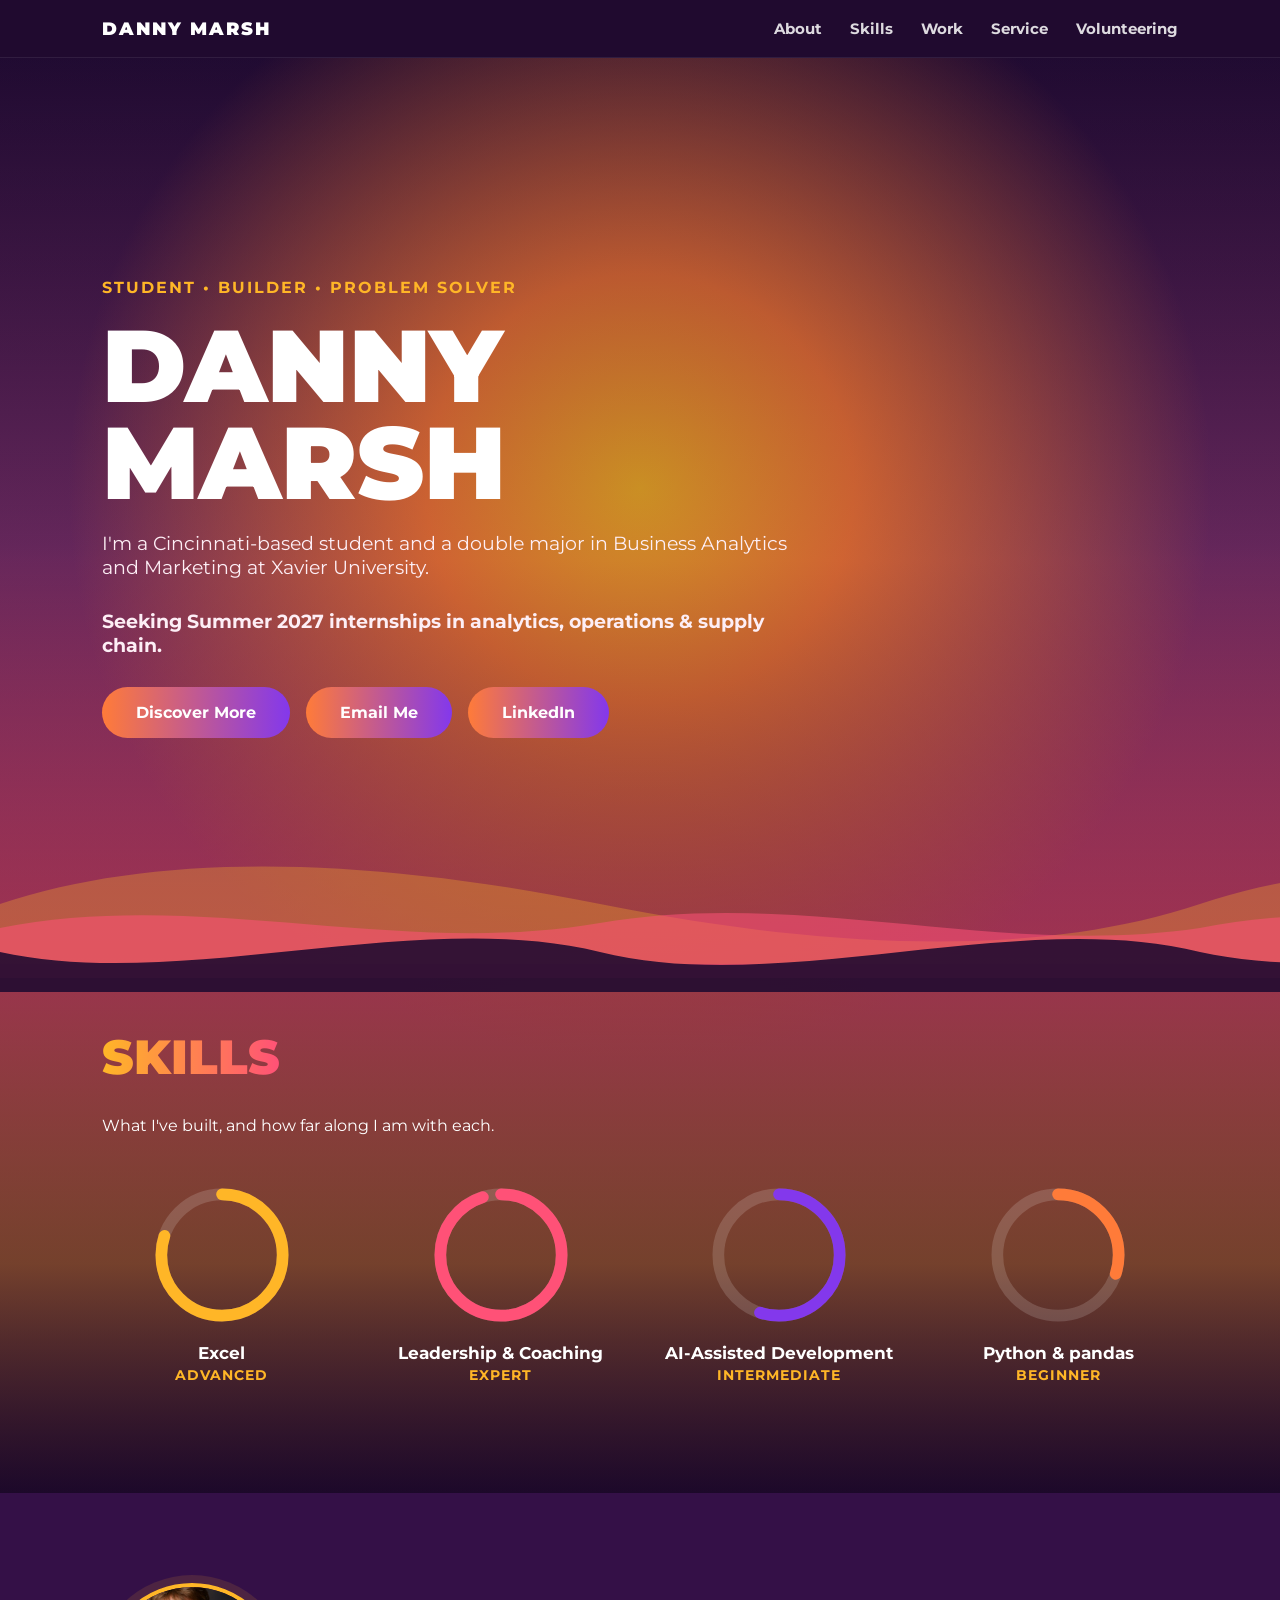
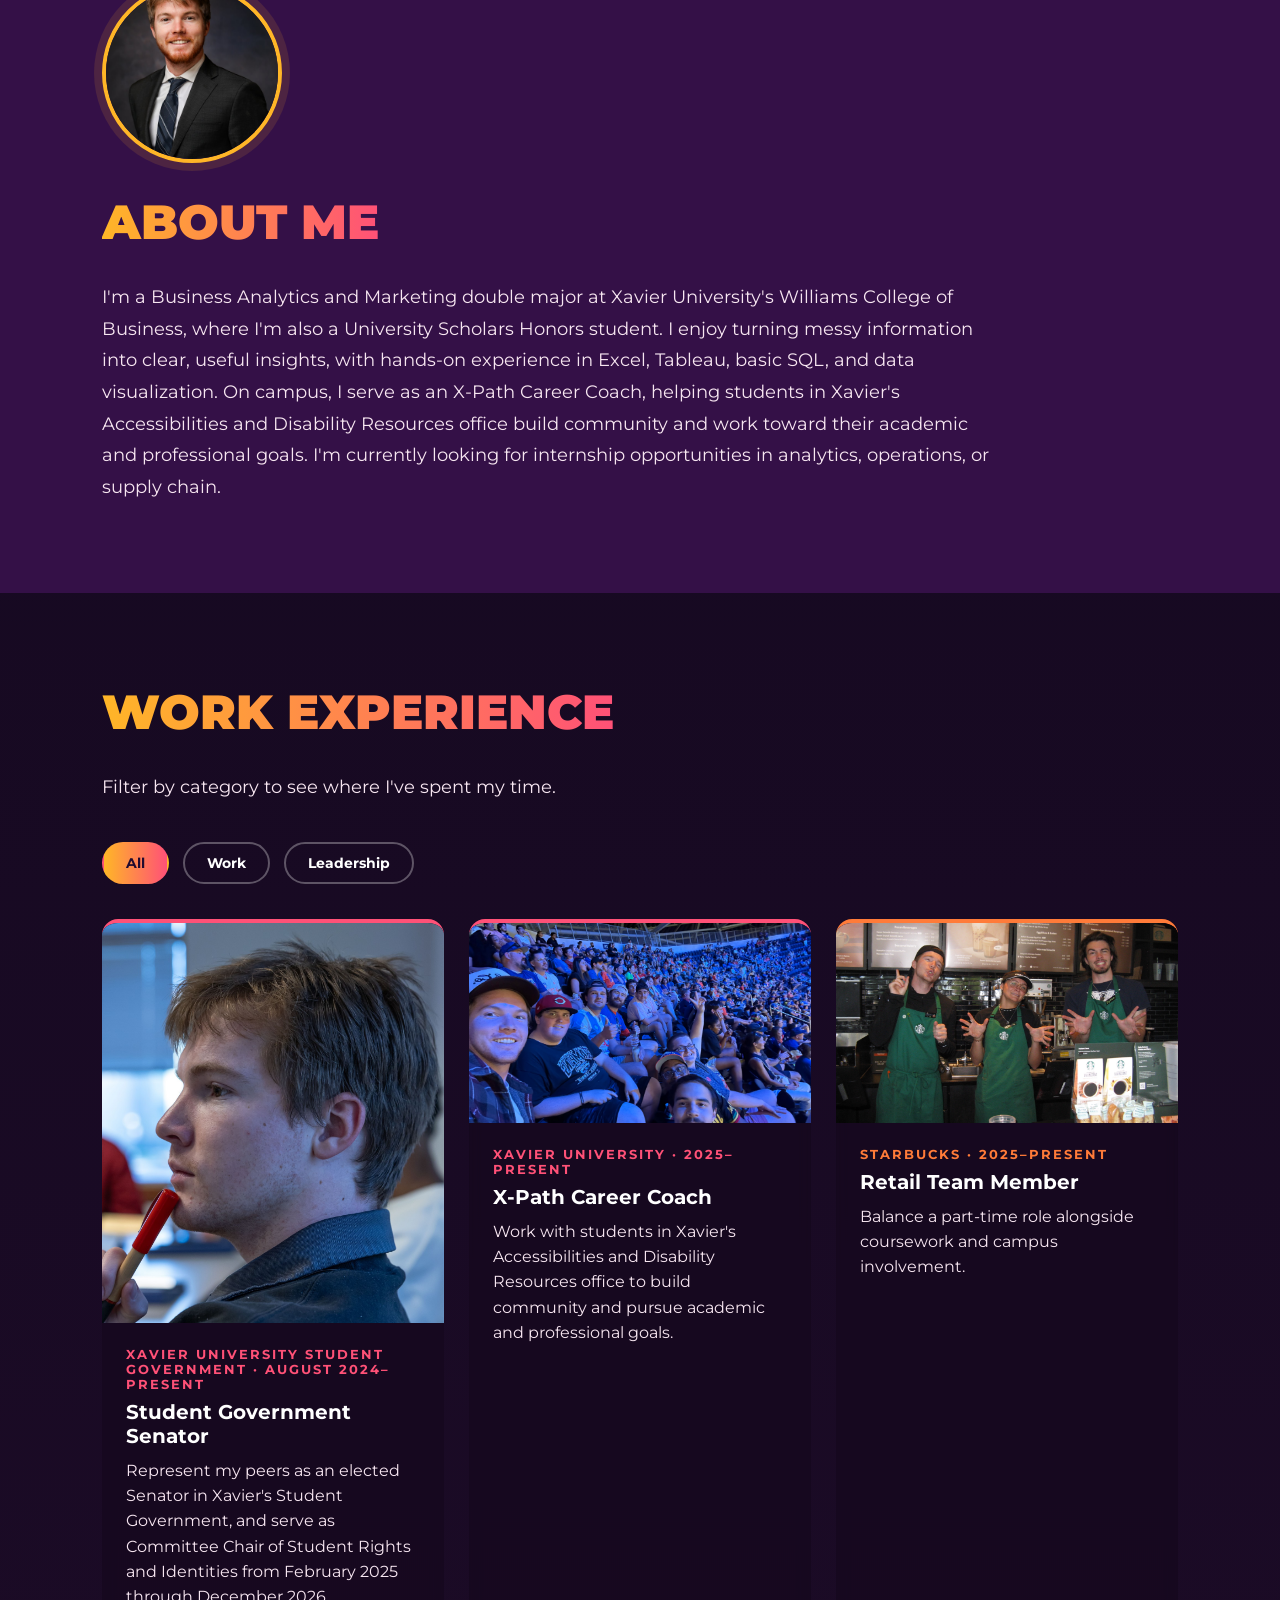
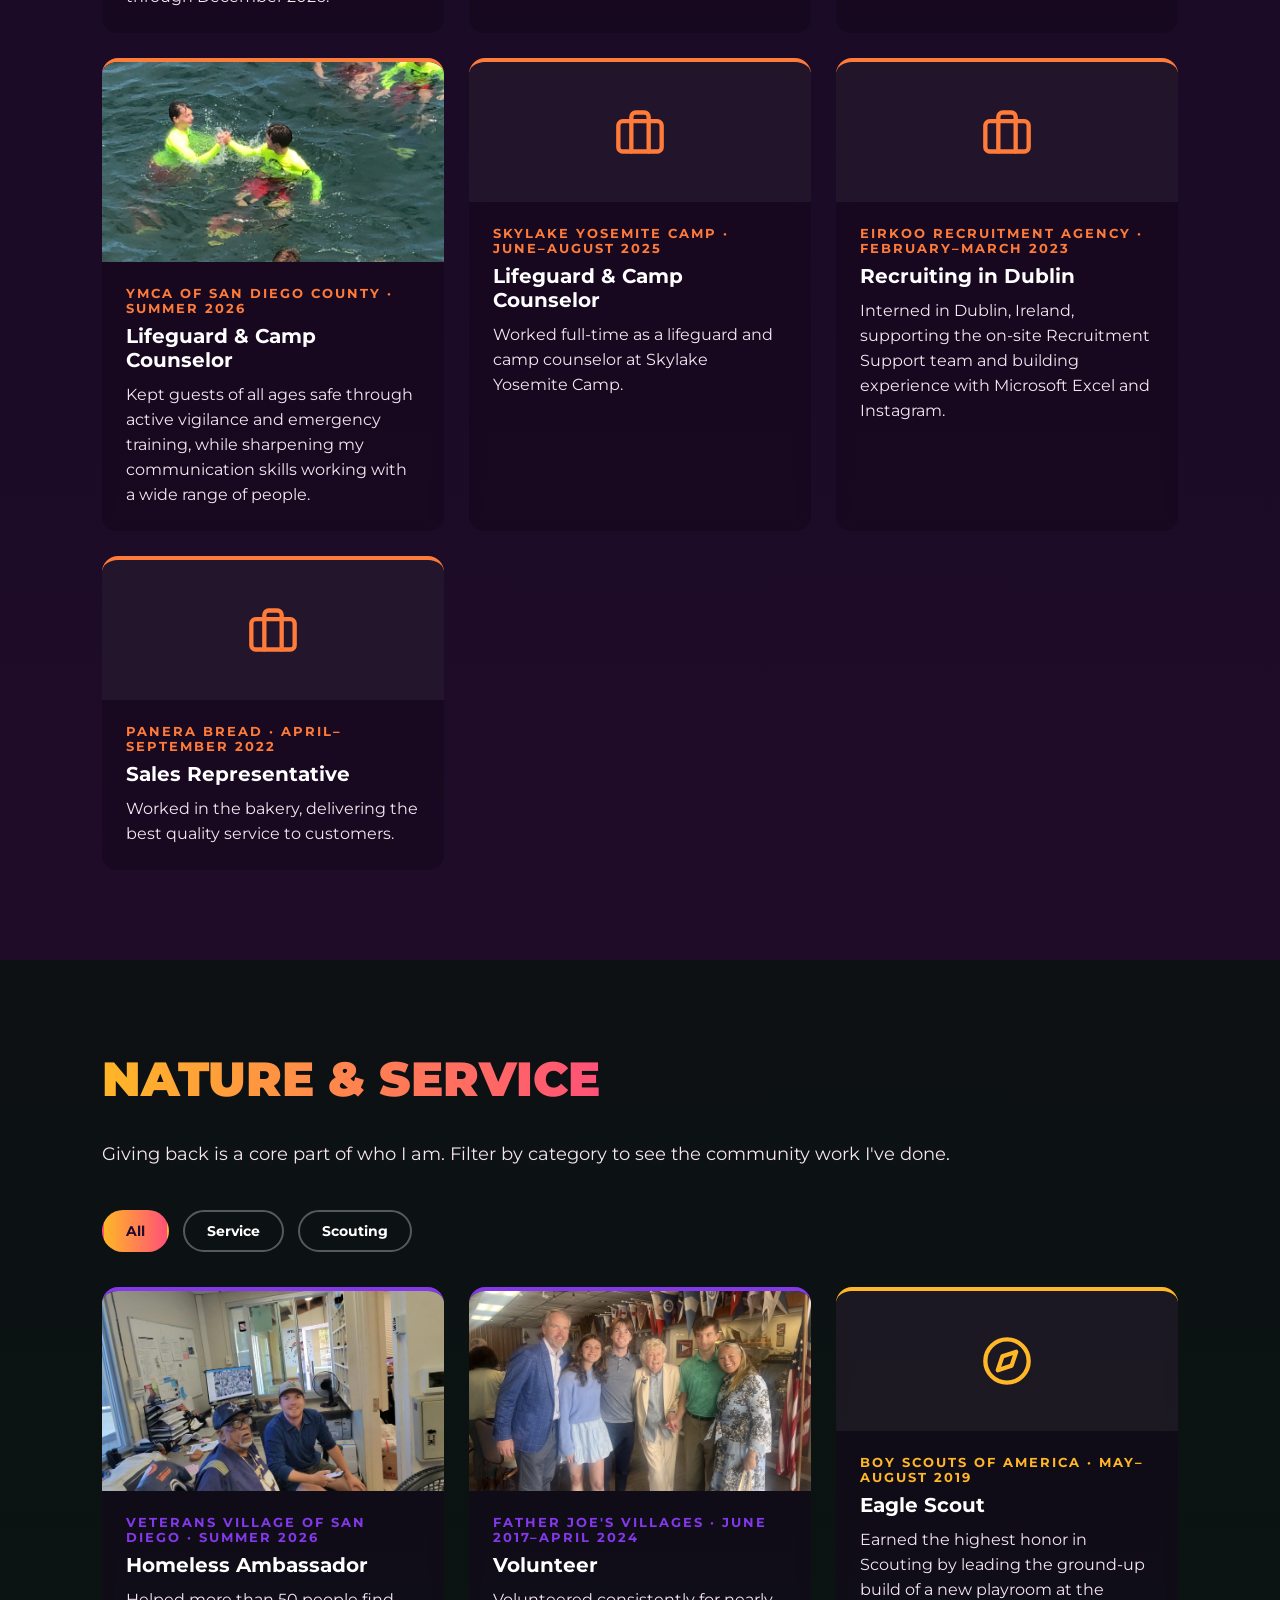
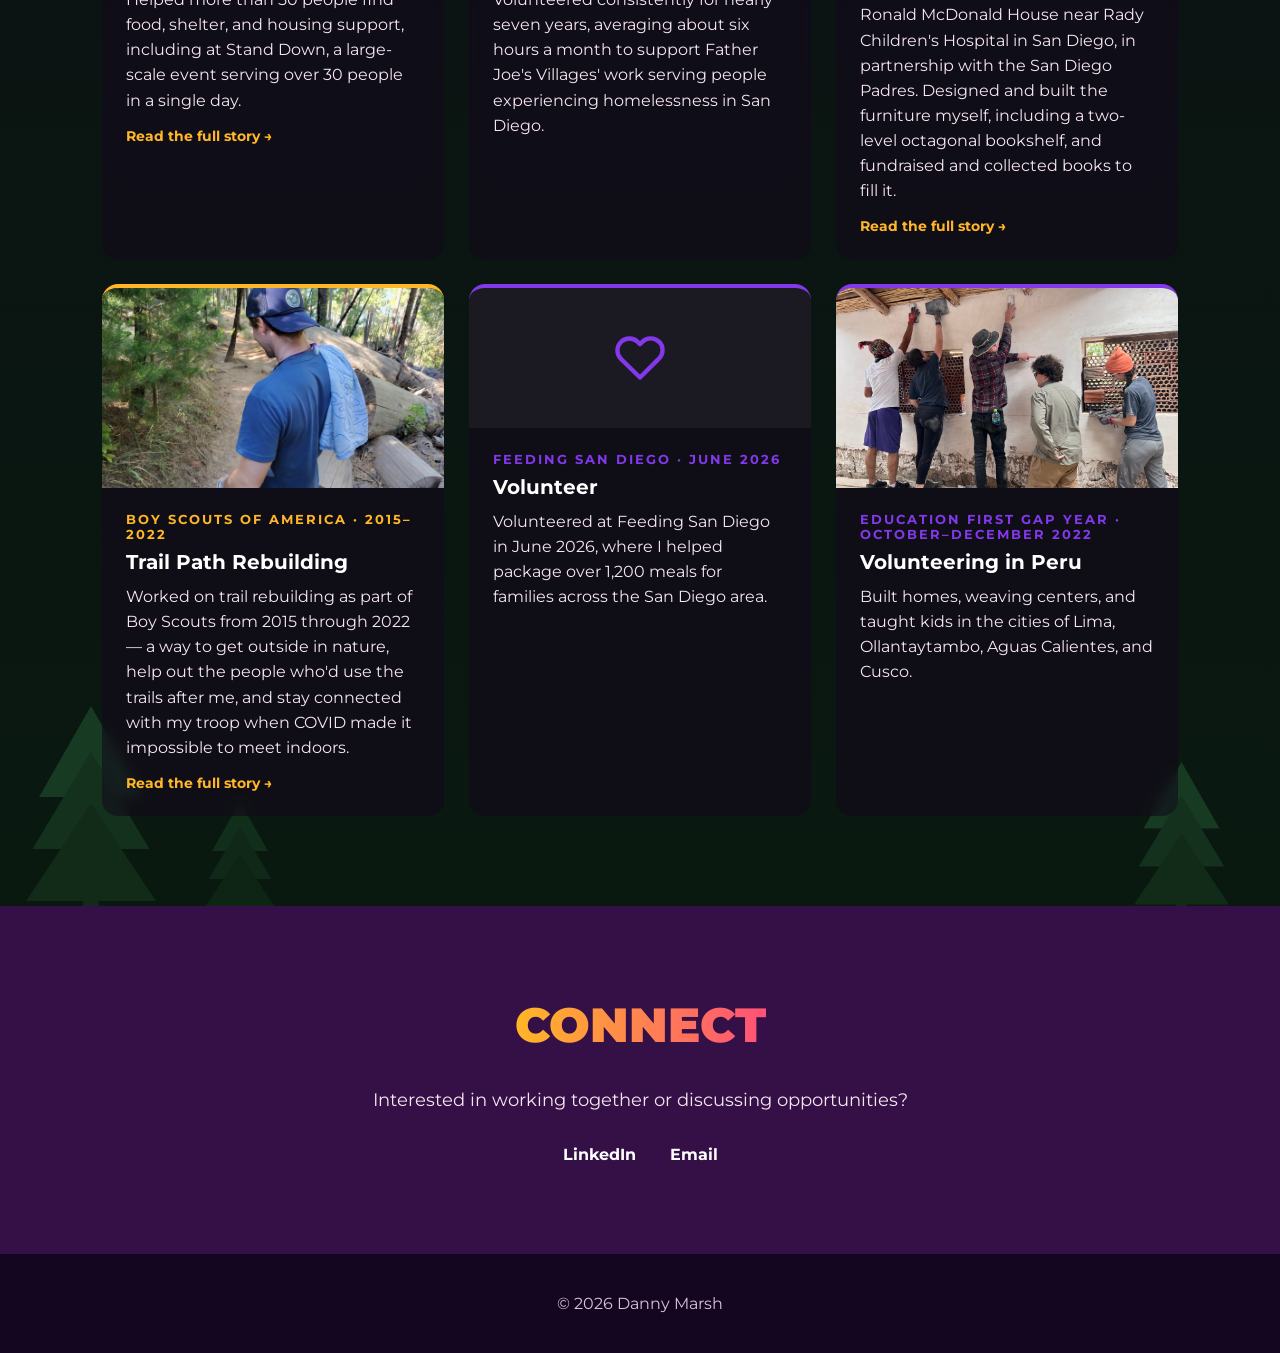
<file: index.html>
<!DOCTYPE html>
<html lang="en">
<head>
<meta charset="UTF-8">
<meta name="viewport" content="width=device-width, initial-scale=1.0">
<title>Danny Marsh | About Me</title>
<link rel="preconnect" href="https://fonts.googleapis.com">
<link rel="preconnect" href="https://fonts.gstatic.com" crossorigin>
<link href="https://fonts.googleapis.com/css2?family=Montserrat:wght@400;600;700;900&display=swap" rel="stylesheet">
<link rel="stylesheet" href="style.css">
</head>
<body>

<nav class="nav">
  <div class="nav-brand">Danny Marsh</div>
  <div class="nav-links">
    <a href="#about">About</a>
    <a href="#skills">Skills</a>
    <a href="#work">Work</a>
    <a href="#service">Service</a>
    <a href="volunteering.html">Volunteering</a>
  </div>
</nav>

<div class="zone zone-sunset">
  <div class="zone-bg"></div>
  <div class="zone-overlay"></div>

  <section class="hero">
    <div class="wave-layer wave-1"></div>
    <div class="wave-layer wave-2"></div>
    <div class="wave-layer wave-3"></div>
    <div class="hero-content">
      <div class="tag">Student &bull; Builder &bull; Problem Solver</div>
      <h1>Danny<br>Marsh</h1>
      <p>I'm a Cincinnati-based student and a double major in Business Analytics and Marketing at Xavier University.</p>
      <p><strong>Seeking Summer 2027 internships in analytics, operations &amp; supply chain.</strong></p>
      <a href="#about" class="btn">Discover More</a>
      <a href="mailto:dannymarsh111@icloud.com" class="btn" style="margin-left:12px">Email Me</a>
      <a href="https://www.linkedin.com/in/dannymarsh-/" target="_blank" rel="noopener noreferrer" class="btn" style="margin-left:12px">LinkedIn</a>
    </div>
  </section>

  <section class="skills-zone-content" id="skills">
    <h2 class="section-title">Skills</h2>
    <p>What I've built, and how far along I am with each.</p>
    <div class="skills-grid">
      <div class="skill-meter" data-tier="advanced">
        <svg viewBox="0 0 120 120">
          <circle class="track" cx="60" cy="60" r="52"/>
          <circle class="fill" cx="60" cy="60" r="52" style="stroke:var(--sun-gold)"/>
        </svg>
        <div class="skill-meter-label">
          <span class="skill-name">Excel</span>
          <span class="skill-tier">Advanced</span>
        </div>
      </div>
      <div class="skill-meter" data-tier="expert">
        <svg viewBox="0 0 120 120">
          <circle class="track" cx="60" cy="60" r="52"/>
          <circle class="fill" cx="60" cy="60" r="52" style="stroke:var(--sun-coral)"/>
        </svg>
        <div class="skill-meter-label">
          <span class="skill-name">Leadership &amp; Coaching</span>
          <span class="skill-tier">Expert</span>
        </div>
      </div>
      <div class="skill-meter" data-tier="intermediate">
        <svg viewBox="0 0 120 120">
          <circle class="track" cx="60" cy="60" r="52"/>
          <circle class="fill" cx="60" cy="60" r="52" style="stroke:var(--sun-purple)"/>
        </svg>
        <div class="skill-meter-label">
          <span class="skill-name">AI-Assisted Development</span>
          <span class="skill-tier">Intermediate</span>
        </div>
      </div>
      <div class="skill-meter" data-tier="beginner">
        <svg viewBox="0 0 120 120">
          <circle class="track" cx="60" cy="60" r="52"/>
          <circle class="fill" cx="60" cy="60" r="52" style="stroke:var(--sun-orange)"/>
        </svg>
        <div class="skill-meter-label">
          <span class="skill-name">Python &amp; pandas</span>
          <span class="skill-tier">Beginner</span>
        </div>
      </div>
    </div>
  </section>
</div>

<section class="section" id="about">
  <img src="photo.jpg" alt="Danny Marsh" class="profile-photo">
  <h2 class="section-title">About Me</h2>
  <p>I'm a Business Analytics and Marketing double major at Xavier University's Williams College of Business, where I'm also a University Scholars Honors student. I enjoy turning messy information into clear, useful insights, with hands-on experience in Excel, Tableau, basic SQL, and data visualization. On campus, I serve as an X-Path Career Coach, helping students in Xavier's Accessibilities and Disability Resources office build community and work toward their academic and professional goals. I'm currently looking for internship opportunities in analytics, operations, or supply chain.</p>
</section>

<div class="zone zone-photo zone-professional" id="work">
  <div class="zone-bg"></div>
  <div class="zone-overlay"></div>
  <div class="zone-content">
    <h2 class="section-title">Work Experience</h2>
    <p>Filter by category to see where I've spent my time.</p>

    <div class="gallery" data-gallery="work-leadership">
      <div class="filter-bar">
        <button class="filter-btn active" data-filter="all">All</button>
        <button class="filter-btn" data-filter="work">Work</button>
        <button class="filter-btn" data-filter="leadership">Leadership</button>
      </div>

      <div class="cards">
        <div class="card" data-category="leadership" style="--card-accent:var(--sun-coral)">
          <img src="sga22.jpg" alt="Danny Marsh listening during a Student Government meeting" style="height:400px;object-position:50% 17%">
          <div class="card-content">
            <div class="tag">Xavier University Student Government &middot; August 2024&ndash;Present</div>
            <h3>Student Government Senator</h3>
            <p>Represent my peers as an elected Senator in Xavier's Student Government, and serve as Committee Chair of Student Rights and Identities from February 2025 through December 2026.</p>
          </div>
        </div>

        <div class="card" data-category="leadership" style="--card-accent:var(--sun-coral)">
          <img src="x-path.jpg" alt="Danny Marsh at Xavier University as an X-Path Career Coach">
          <div class="card-content">
            <div class="tag">Xavier University &middot; 2025&ndash;Present</div>
            <h3>X-Path Career Coach</h3>
            <p>Work with students in Xavier's Accessibilities and Disability Resources office to build community and pursue academic and professional goals.</p>
          </div>
        </div>

        <div class="card" data-category="work" style="--card-accent:var(--sun-orange)">
          <img src="starbucks.jpg" alt="Danny Marsh working at Starbucks">
          <div class="card-content">
            <div class="tag">Starbucks &middot; 2025&ndash;Present</div>
            <h3>Retail Team Member</h3>
            <p>Balance a part-time role alongside coursework and campus involvement.</p>
          </div>
        </div>

        <div class="card" data-category="work" style="--card-accent:var(--sun-orange)">
          <img src="lifeguard.jpg" alt="Danny Marsh as a lifeguard and camp counselor at the YMCA of San Diego County">
          <div class="card-content">
            <div class="tag">YMCA of San Diego County &middot; Summer 2026</div>
            <h3>Lifeguard &amp; Camp Counselor</h3>
            <p>Kept guests of all ages safe through active vigilance and emergency training, while sharpening my communication skills working with a wide range of people.</p>
          </div>
        </div>

        <div class="card" data-category="work" style="--card-accent:var(--sun-orange)">
          <div class="card-icon">
            <svg viewBox="0 0 24 24" fill="none" stroke="currentColor" stroke-width="2" stroke-linecap="round" stroke-linejoin="round"><rect x="2" y="7" width="20" height="14" rx="2"/><path d="M16 21V5a2 2 0 0 0-2-2h-4a2 2 0 0 0-2 2v16"/></svg>
          </div>
          <div class="card-content">
            <div class="tag">Skylake Yosemite Camp &middot; June&ndash;August 2025</div>
            <h3>Lifeguard &amp; Camp Counselor</h3>
            <p>Worked full-time as a lifeguard and camp counselor at Skylake Yosemite Camp.</p>
          </div>
        </div>

        <div class="card" data-category="work" style="--card-accent:var(--sun-orange)">
          <div class="card-icon">
            <svg viewBox="0 0 24 24" fill="none" stroke="currentColor" stroke-width="2" stroke-linecap="round" stroke-linejoin="round"><rect x="2" y="7" width="20" height="14" rx="2"/><path d="M16 21V5a2 2 0 0 0-2-2h-4a2 2 0 0 0-2 2v16"/></svg>
          </div>
          <div class="card-content">
            <div class="tag">Eirkoo Recruitment Agency &middot; February&ndash;March 2023</div>
            <h3>Recruiting in Dublin</h3>
            <p>Interned in Dublin, Ireland, supporting the on-site Recruitment Support team and building experience with Microsoft Excel and Instagram.</p>
          </div>
        </div>

        <div class="card" data-category="work" style="--card-accent:var(--sun-orange)">
          <div class="card-icon">
            <svg viewBox="0 0 24 24" fill="none" stroke="currentColor" stroke-width="2" stroke-linecap="round" stroke-linejoin="round"><rect x="2" y="7" width="20" height="14" rx="2"/><path d="M16 21V5a2 2 0 0 0-2-2h-4a2 2 0 0 0-2 2v16"/></svg>
          </div>
          <div class="card-content">
            <div class="tag">Panera Bread &middot; April&ndash;September 2022</div>
            <h3>Sales Representative</h3>
            <p>Worked in the bakery, delivering the best quality service to customers.</p>
          </div>
        </div>
      </div>
    </div>
  </div>
</div>

<div class="zone zone-photo zone-forest" id="service">
  <div class="zone-bg"></div>
  <div class="zone-overlay"></div>
  <div class="tree tree-1"></div>
  <div class="tree tree-2"></div>
  <div class="tree tree-3"></div>
  <div class="zone-content">
    <h2 class="section-title">Nature &amp; Service</h2>
    <p>Giving back is a core part of who I am. Filter by category to see the community work I've done.</p>

    <div class="gallery" data-gallery="service-scouting">
      <div class="filter-bar">
        <button class="filter-btn active" data-filter="all">All</button>
        <button class="filter-btn" data-filter="service">Service</button>
        <button class="filter-btn" data-filter="scouting">Scouting</button>
      </div>

      <div class="cards">
        <div class="card" data-category="service" style="--card-accent:var(--sun-purple)">
          <img src="veterans-village.jpg" alt="Danny Marsh volunteering at Veterans Village of San Diego">
          <div class="card-content">
            <div class="tag">Veterans Village of San Diego &middot; Summer 2026</div>
            <h3>Homeless Ambassador</h3>
            <p>Helped more than 50 people find food, shelter, and housing support, including at Stand Down, a large-scale event serving over 30 people in a single day.</p>
            <a href="volunteering.html#veterans-village" class="card-link">Read the full story &rarr;</a>
          </div>
        </div>

        <div class="card" data-category="service" style="--card-accent:var(--sun-purple)">
          <img src="father-joes-villages.jpg" alt="Danny Marsh with his family">
          <div class="card-content">
            <div class="tag">Father Joe's Villages &middot; June 2017&ndash;April 2024</div>
            <h3>Volunteer</h3>
            <p>Volunteered consistently for nearly seven years, averaging about six hours a month to support Father Joe's Villages' work serving people experiencing homelessness in San Diego.</p>
          </div>
        </div>

        <div class="card" data-category="scouting" style="--card-accent:var(--sun-gold)">
          <div class="card-icon">
            <svg viewBox="0 0 24 24" fill="none" stroke="currentColor" stroke-width="2" stroke-linecap="round" stroke-linejoin="round"><circle cx="12" cy="12" r="10"/><polygon points="16.24 7.76 14.12 14.12 7.76 16.24 9.88 9.88 16.24 7.76"/></svg>
          </div>
          <div class="card-content">
            <div class="tag">Boy Scouts of America &middot; May&ndash;August 2019</div>
            <h3>Eagle Scout</h3>
            <p>Earned the highest honor in Scouting by leading the ground-up build of a new playroom at the Ronald McDonald House near Rady Children's Hospital in San Diego, in partnership with the San Diego Padres. Designed and built the furniture myself, including a two-level octagonal bookshelf, and fundraised and collected books to fill it.</p>
            <a href="volunteering.html#eagle-scout" class="card-link">Read the full story &rarr;</a>
          </div>
        </div>

        <div class="card" data-category="scouting" style="--card-accent:var(--sun-gold)">
          <img src="trail-rebuilding.jpg" alt="Danny Marsh rebuilding a trail with his Boy Scout troop">
          <div class="card-content">
            <div class="tag">Boy Scouts of America &middot; 2015&ndash;2022</div>
            <h3>Trail Path Rebuilding</h3>
            <p>Worked on trail rebuilding as part of Boy Scouts from 2015 through 2022 &mdash; a way to get outside in nature, help out the people who'd use the trails after me, and stay connected with my troop when COVID made it impossible to meet indoors.</p>
            <a href="volunteering.html#trail-rebuilding" class="card-link">Read the full story &rarr;</a>
          </div>
        </div>

        <div class="card" data-category="service" style="--card-accent:var(--sun-purple)">
          <div class="card-icon">
            <svg viewBox="0 0 24 24" fill="none" stroke="currentColor" stroke-width="2" stroke-linecap="round" stroke-linejoin="round"><path d="M20.8 4.6a5.5 5.5 0 0 0-7.8 0L12 5.6l-1-1a5.5 5.5 0 0 0-7.8 7.8l1 1L12 21l7.8-7.8 1-1a5.5 5.5 0 0 0 0-7.8z"/></svg>
          </div>
          <div class="card-content">
            <div class="tag">Feeding San Diego &middot; June 2026</div>
            <h3>Volunteer</h3>
            <p>Volunteered at Feeding San Diego in June 2026, where I helped package over 1,200 meals for families across the San Diego area.</p>
          </div>
        </div>

        <div class="card" data-category="service" style="--card-accent:var(--sun-purple)">
          <img src="peru.jpg" alt="Danny Marsh volunteering in Peru">
          <div class="card-content">
            <div class="tag">Education First Gap Year &middot; October&ndash;December 2022</div>
            <h3>Volunteering in Peru</h3>
            <p>Built homes, weaving centers, and taught kids in the cities of Lima, Ollantaytambo, Aguas Calientes, and Cusco.</p>
          </div>
        </div>
      </div>
    </div>
  </div>
</div>

<section class="section contact">
  <h2 class="section-title">Connect</h2>
  <p style="margin:0 auto 30px auto;">Interested in working together or discussing opportunities?</p>
  <a href="https://www.linkedin.com/in/dannymarsh-/" target="_blank" rel="noopener noreferrer" title="https://www.linkedin.com/in/dannymarsh-/">LinkedIn</a>
  <a href="mailto:dannymarsh111@icloud.com">Email</a>
</section>

<footer class="footer">&copy; 2026 Danny Marsh</footer>

<script src="script.js"></script>
</body>
</html>
</file>
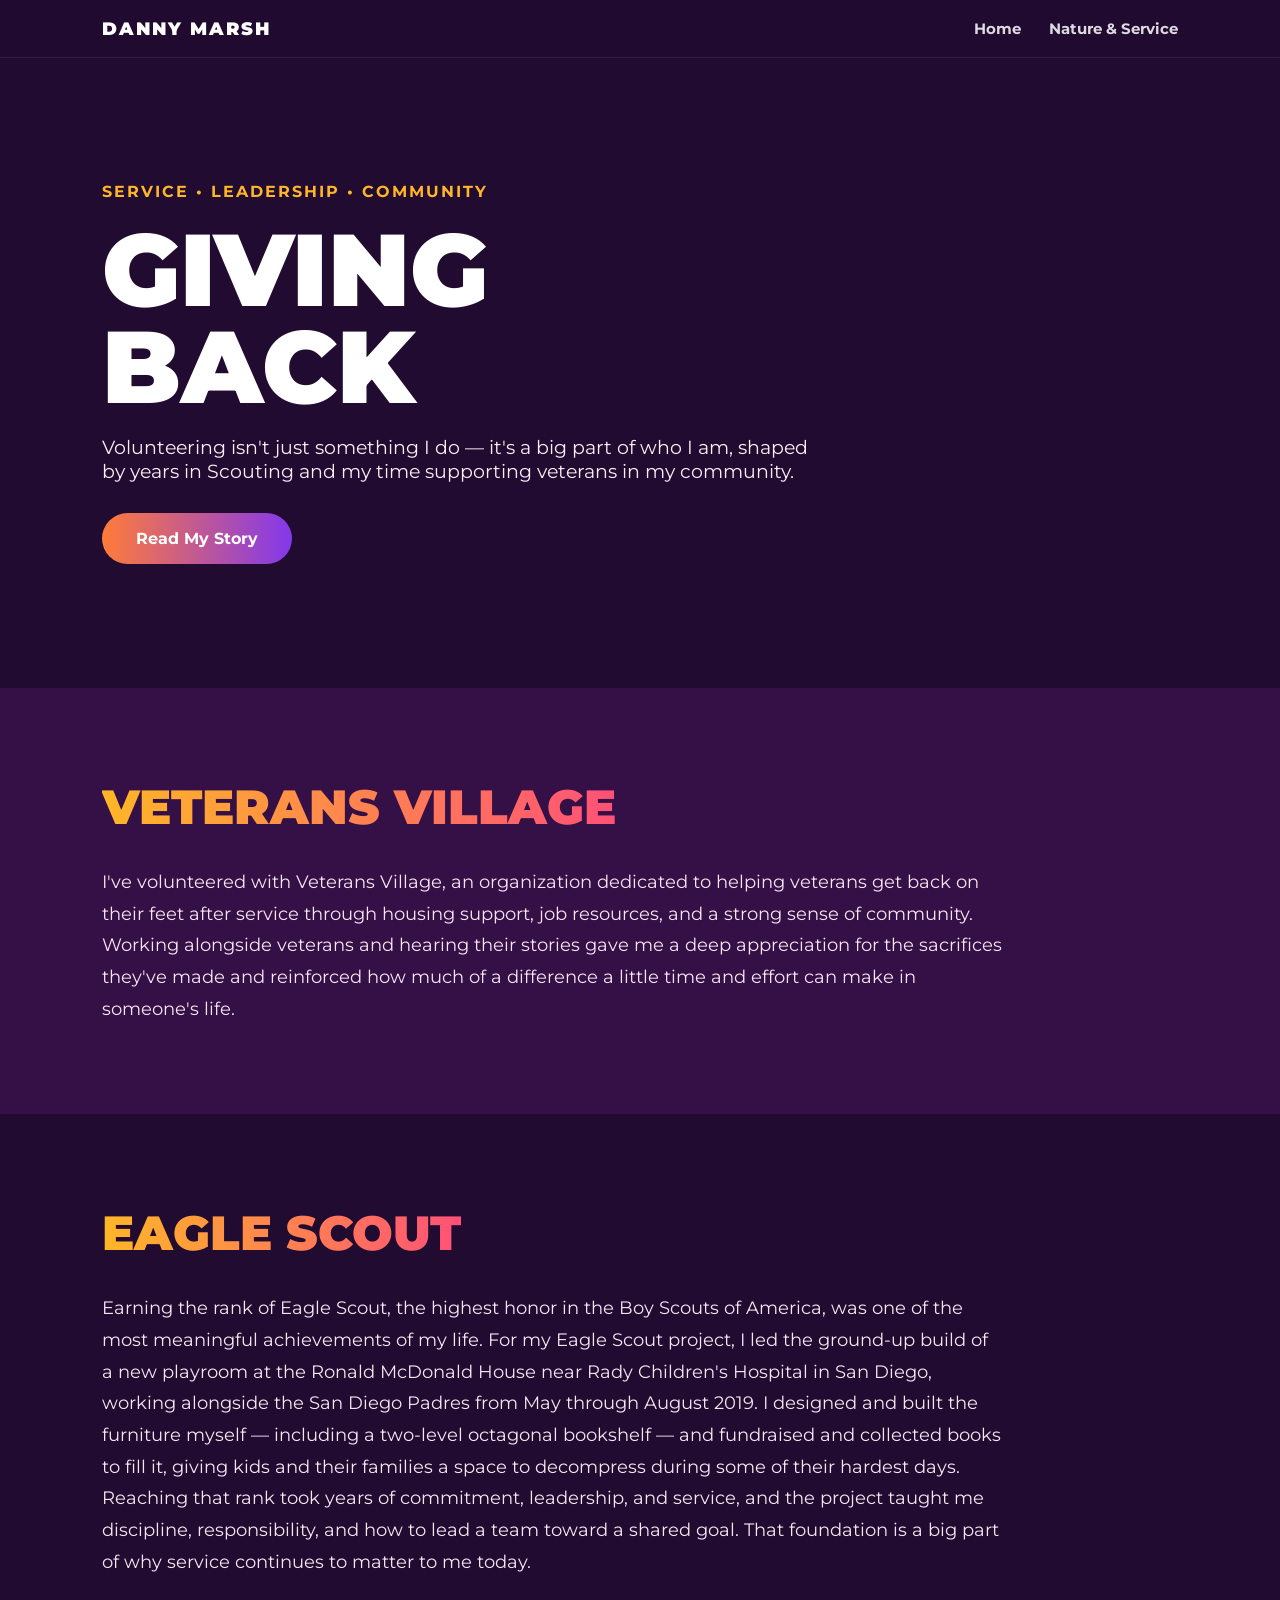
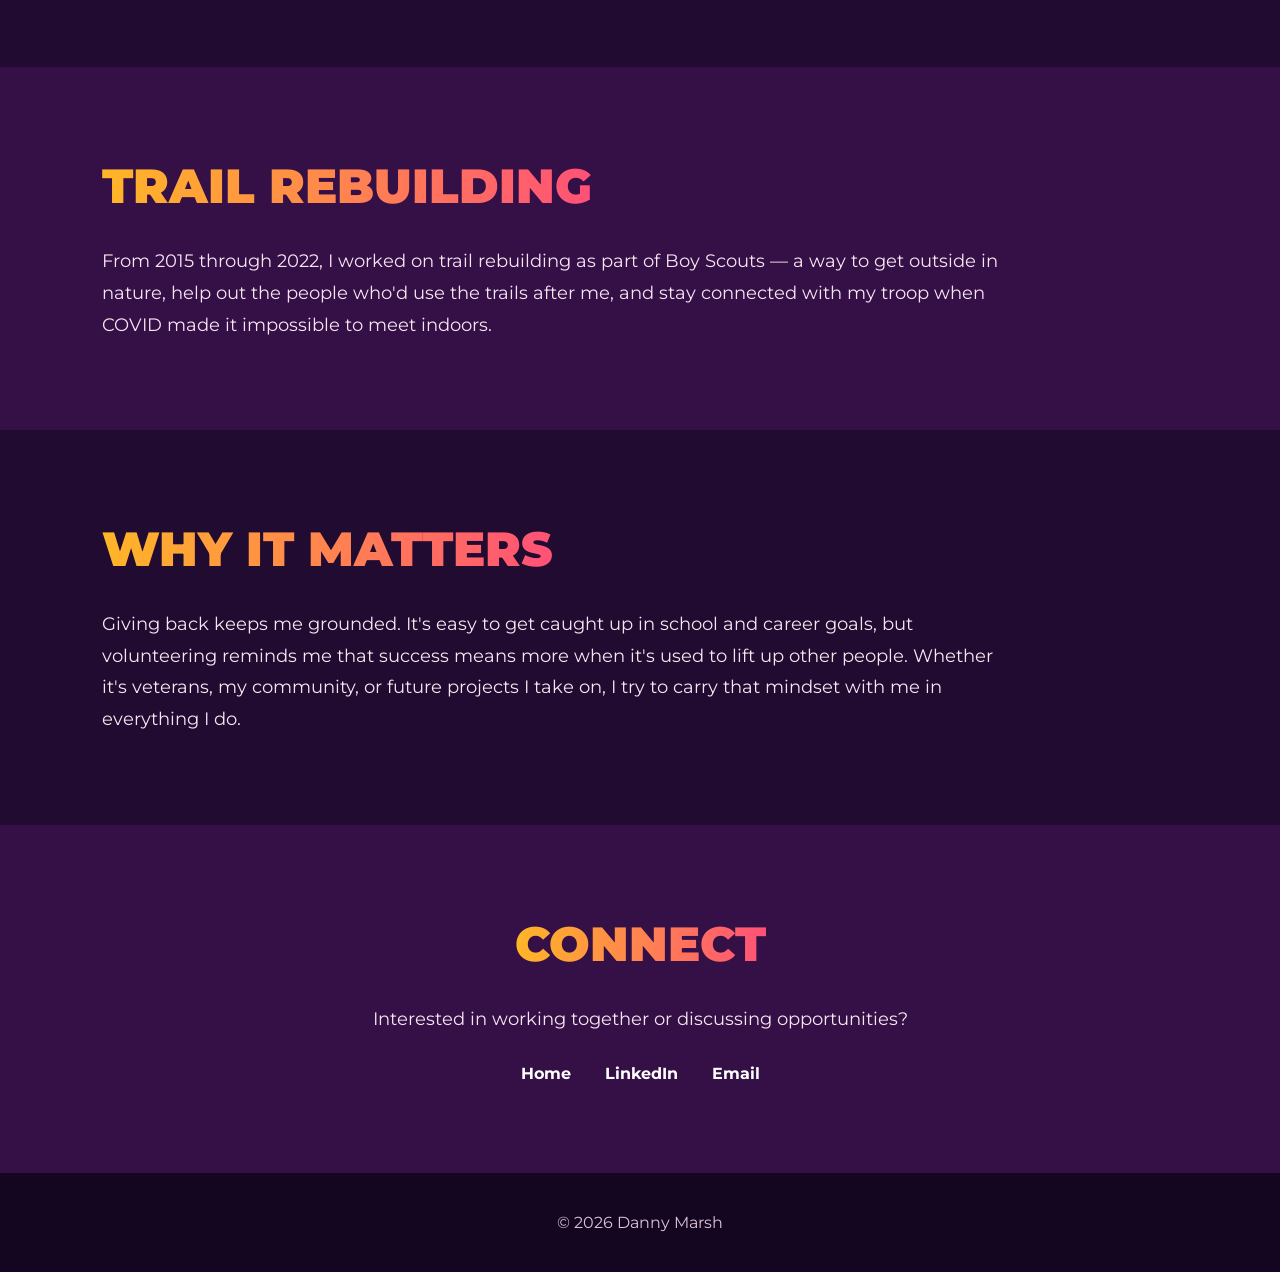
<file: volunteering.html>
<!DOCTYPE html>
<html lang="en">
<head>
<meta charset="UTF-8">
<meta name="viewport" content="width=device-width, initial-scale=1.0">
<title>Danny Marsh | Volunteering</title>
<link rel="preconnect" href="https://fonts.googleapis.com">
<link rel="preconnect" href="https://fonts.gstatic.com" crossorigin>
<link href="https://fonts.googleapis.com/css2?family=Montserrat:wght@400;600;700;900&display=swap" rel="stylesheet">
<link rel="stylesheet" href="style.css">
</head>
<body>

<nav class="nav">
  <div class="nav-brand">Danny Marsh</div>
  <div class="nav-links">
    <a href="index.html">Home</a>
    <a href="index.html#service">Nature &amp; Service</a>
  </div>
</nav>

<section class="hero" style="height:70vh;min-height:420px">
  <div class="hero-content">
    <div class="tag">Service &bull; Leadership &bull; Community</div>
    <h1>Giving<br>Back</h1>
    <p>Volunteering isn't just something I do &mdash; it's a big part of who I am, shaped by years in Scouting and my time supporting veterans in my community.</p>
    <a href="#veterans-village" class="btn">Read My Story</a>
  </div>
</section>

<section class="section" id="veterans-village">
  <h2 class="section-title">Veterans Village</h2>
  <p>I've volunteered with Veterans Village, an organization dedicated to helping veterans get back on their feet after service through housing support, job resources, and a strong sense of community. Working alongside veterans and hearing their stories gave me a deep appreciation for the sacrifices they've made and reinforced how much of a difference a little time and effort can make in someone's life.</p>
</section>

<section class="section" id="eagle-scout">
  <h2 class="section-title">Eagle Scout</h2>
  <p>Earning the rank of Eagle Scout, the highest honor in the Boy Scouts of America, was one of the most meaningful achievements of my life. For my Eagle Scout project, I led the ground-up build of a new playroom at the Ronald McDonald House near Rady Children's Hospital in San Diego, working alongside the San Diego Padres from May through August 2019. I designed and built the furniture myself &mdash; including a two-level octagonal bookshelf &mdash; and fundraised and collected books to fill it, giving kids and their families a space to decompress during some of their hardest days. Reaching that rank took years of commitment, leadership, and service, and the project taught me discipline, responsibility, and how to lead a team toward a shared goal. That foundation is a big part of why service continues to matter to me today.</p>
</section>

<section class="section" id="trail-rebuilding">
  <h2 class="section-title">Trail Rebuilding</h2>
  <p>From 2015 through 2022, I worked on trail rebuilding as part of Boy Scouts &mdash; a way to get outside in nature, help out the people who'd use the trails after me, and stay connected with my troop when COVID made it impossible to meet indoors.</p>
</section>

<section class="section" id="why-it-matters">
  <h2 class="section-title">Why It Matters</h2>
  <p>Giving back keeps me grounded. It's easy to get caught up in school and career goals, but volunteering reminds me that success means more when it's used to lift up other people. Whether it's veterans, my community, or future projects I take on, I try to carry that mindset with me in everything I do.</p>
</section>

<section class="section contact">
  <h2 class="section-title">Connect</h2>
  <p style="margin:0 auto 30px auto;">Interested in working together or discussing opportunities?</p>
  <a href="index.html">Home</a>
  <a href="https://www.linkedin.com/in/dannymarsh-/" target="_blank" rel="noopener noreferrer" title="https://www.linkedin.com/in/dannymarsh-/">LinkedIn</a>
  <a href="mailto:dannymarsh111@icloud.com">Email</a>
</section>

<footer class="footer">&copy; 2026 Danny Marsh</footer>

<script src="script.js"></script>
</body>
</html>
</file>
<file: style.css>
:root{
  --sun-gold:#ffb627;
  --sun-orange:#ff7b39;
  --sun-coral:#ff5177;
  --sun-purple:#8338ec;
  --night-1:#210b30;
  --night-2:#341047;
  --night-3:#43125c;
  --text:#ffffff;
  --text-muted:#f7e6f1;
  --grad-warm:linear-gradient(90deg,var(--sun-gold),var(--sun-coral));
  --grad-hot:linear-gradient(90deg,var(--sun-orange),var(--sun-purple));
}
*{margin:0;padding:0;box-sizing:border-box}
body{font-family:Montserrat,sans-serif;background:var(--night-1);color:var(--text);overflow-x:hidden}
a{color:inherit}

.nav{position:sticky;top:0;z-index:20;display:flex;align-items:center;justify-content:space-between;padding:18px 8%;background:rgba(33,11,48,.65);backdrop-filter:blur(10px);border-bottom:1px solid rgba(255,255,255,.08)}
.nav-brand{font-weight:900;text-transform:uppercase;letter-spacing:2px;font-size:1.1rem}
.nav-links{display:flex;gap:28px}
.nav-links a{text-decoration:none;font-weight:700;font-size:.95rem;opacity:.85;transition:opacity .2s}
.nav-links a:hover{opacity:1}

[id]{scroll-margin-top:100px}

/* Zones: sections with a shared animated background instead of a flat color */
.zone{position:relative;overflow:hidden}
.zone-bg{position:absolute;inset:-20px;z-index:0;background-position:center;background-size:cover}
.zone-overlay{position:absolute;inset:0;z-index:1}
.zone-content{position:relative;z-index:2;padding:90px 8%}

.zone-sunset{padding:0}
.zone-sunset .zone-bg{inset:0;
  background:
    radial-gradient(circle at 50% 30%,var(--sun-gold) 0%,var(--sun-orange) 18%,transparent 48%),
    linear-gradient(180deg,#2a0e3f 0%,#7a2f6b 34%,#ff5177 62%,#ff9247 84%,#3d1152 100%);
}
.zone-sunset .zone-overlay{background:linear-gradient(180deg,rgba(15,5,25,.35) 0%,rgba(15,5,25,.2) 35%,rgba(15,5,25,.45) 68%,rgba(15,5,25,.7) 100%)}

.wave-layer{position:absolute;left:0;right:0;height:130px;z-index:1;background-repeat:repeat-x;background-size:1200px 130px;animation:wave-scroll linear infinite}
.wave-1{bottom:-6px;opacity:.3;animation-duration:18s;
  background-image:url("data:image/svg+xml,%3Csvg xmlns='http://www.w3.org/2000/svg' viewBox='0 0 1200 130'%3E%3Cpath d='M0 70 C150 20,350 20,600 70 C850 120,1050 120,1200 70 L1200 130 L0 130 Z' fill='%23ffb627'/%3E%3C/svg%3E");
}
.wave-2{bottom:-20px;opacity:.55;animation-duration:12s;animation-direction:reverse;
  background-image:url("data:image/svg+xml,%3Csvg xmlns='http://www.w3.org/2000/svg' viewBox='0 0 1200 130'%3E%3Cpath d='M0 80 C200 40,400 110,600 75 C800 40,1000 110,1200 80 L1200 130 L0 130 Z' fill='%23ff5177'/%3E%3C/svg%3E");
}
.wave-3{bottom:-34px;opacity:.9;animation-duration:24s;
  background-image:url("data:image/svg+xml,%3Csvg xmlns='http://www.w3.org/2000/svg' viewBox='0 0 1200 130'%3E%3Cpath d='M0 90 C180 130,420 45,600 90 C780 135,1020 45,1200 90 L1200 130 L0 130 Z' fill='%23210b30'/%3E%3C/svg%3E");
}
@keyframes wave-scroll{from{background-position-x:0}to{background-position-x:-1200px}}

.hero{position:relative;height:100vh;min-height:560px;display:flex;align-items:center;padding:0 8%}
.hero-content{max-width:720px;position:relative;z-index:2}
.tag{color:var(--sun-gold);font-weight:700;letter-spacing:2px;text-transform:uppercase;margin-bottom:20px}
.hero h1{font-size:clamp(3rem,8vw,7rem);line-height:.95;font-weight:900;text-transform:uppercase;margin-bottom:20px}
.hero p{font-size:1.2rem;color:#fdeef5;margin-bottom:30px}
.btn{display:inline-block;background:var(--grad-hot);color:#fff;text-decoration:none;padding:16px 34px;font-weight:700;border:none;border-radius:999px;cursor:pointer;font-size:1rem;font-family:inherit;transition:transform .2s ease,box-shadow .2s ease}
.btn:hover{transform:translateY(-3px);box-shadow:0 12px 28px rgba(255,81,119,.35)}

.skills-zone-content{position:relative;z-index:2;padding:70px 8% 110px}

.section{padding:90px 8%;background:var(--night-1)}
.section:nth-of-type(even){background:var(--night-2)}
.section-title{font-size:clamp(2.2rem,5vw,3rem);text-transform:uppercase;margin-bottom:30px;font-weight:900;
  background:var(--grad-warm);-webkit-background-clip:text;background-clip:text;color:transparent;display:inline-block}
.section p,.zone-content p{max-width:900px;font-size:1.1rem;line-height:1.8;color:var(--text-muted)}

#about{background:var(--night-2)}

/* Ken Burns photo zones */
.zone-photo .zone-bg{animation:kenburns 26s ease-in-out infinite alternate}
@keyframes kenburns{from{transform:scale(1)}to{transform:scale(1.12)}}

.zone-professional .zone-bg{background-image:url('https://images.unsplash.com/photo-1758518730384-be3d205838e8?auto=format&fit=crop&w=1920&q=80')}
.zone-professional .zone-overlay{background:linear-gradient(180deg,rgba(20,9,30,.78),rgba(30,12,40,.9))}

.zone-forest .zone-bg{background-image:url('https://images.unsplash.com/photo-1762316565332-823ac642caec?auto=format&fit=crop&w=1920&q=80')}
.zone-forest .zone-overlay{background:linear-gradient(180deg,rgba(6,18,10,.75),rgba(7,26,13,.92))}

.tree{position:absolute;bottom:-8px;z-index:1;pointer-events:none;transform-origin:bottom center;animation:sway ease-in-out infinite;background-repeat:no-repeat;background-size:contain;background-position:bottom}
.tree-1{left:2%;width:130px;height:210px;animation-duration:7s;
  background-image:url("data:image/svg+xml,%3Csvg xmlns='http://www.w3.org/2000/svg' viewBox='0 0 100 160'%3E%3Crect x='44' y='130' width='12' height='30' fill='%23132a1a'/%3E%3Cpolygon points='50,0 90,70 10,70' fill='%23163b22'/%3E%3Cpolygon points='50,35 95,110 5,110' fill='%2314311d'/%3E%3Cpolygon points='50,75 100,150 0,150' fill='%23122a18'/%3E%3C/svg%3E");
}
.tree-2{right:4%;left:auto;width:95px;height:155px;animation-duration:5.5s;animation-delay:-2s;
  background-image:url("data:image/svg+xml,%3Csvg xmlns='http://www.w3.org/2000/svg' viewBox='0 0 100 160'%3E%3Crect x='44' y='130' width='12' height='30' fill='%23132a1a'/%3E%3Cpolygon points='50,0 90,70 10,70' fill='%23163b22'/%3E%3Cpolygon points='50,35 95,110 5,110' fill='%2314311d'/%3E%3Cpolygon points='50,75 100,150 0,150' fill='%23122a18'/%3E%3C/svg%3E");
}
.tree-3{left:16%;width:70px;height:115px;opacity:.65;animation-duration:6.5s;animation-delay:-1s;
  background-image:url("data:image/svg+xml,%3Csvg xmlns='http://www.w3.org/2000/svg' viewBox='0 0 100 160'%3E%3Crect x='44' y='130' width='12' height='30' fill='%23132a1a'/%3E%3Cpolygon points='50,0 90,70 10,70' fill='%23163b22'/%3E%3Cpolygon points='50,35 95,110 5,110' fill='%2314311d'/%3E%3Cpolygon points='50,75 100,150 0,150' fill='%23122a18'/%3E%3C/svg%3E");
}
@keyframes sway{0%,100%{transform:rotate(-2deg)}50%{transform:rotate(2deg)}}

/* Background motion only plays for 10s each time a zone scrolls into view (see initZoneMotion in script.js) */
.zone:not(.in-motion) .wave-layer,
.zone:not(.in-motion) .tree,
.zone:not(.in-motion) .zone-bg{animation-play-state:paused}

.profile-photo{width:180px;height:180px;border-radius:50%;object-fit:cover;border:4px solid var(--sun-gold);margin-bottom:30px;display:block;box-shadow:0 0 0 8px rgba(255,182,39,.12)}

.skills-grid{margin-top:50px;display:grid;grid-template-columns:repeat(auto-fit,minmax(200px,1fr));gap:40px}
.skill-meter{display:flex;flex-direction:column;align-items:center;text-align:center}
.skill-meter svg{width:140px;height:140px;transform:rotate(-90deg)}
.skill-meter .track{fill:none;stroke:rgba(255,255,255,.15);stroke-width:10}
.skill-meter .fill{fill:none;stroke-width:10;stroke-linecap:round;transition:stroke-dashoffset 1.4s cubic-bezier(.16,1,.3,1)}
.skill-meter-label{margin-top:18px}
.skill-name{display:block;font-weight:700;font-size:1.05rem}
.skill-tier{display:block;margin-top:4px;font-size:.85rem;letter-spacing:1px;text-transform:uppercase;font-weight:700;color:var(--sun-gold)}

.filter-bar{display:flex;flex-wrap:wrap;gap:14px;margin-top:40px}
.filter-btn{background:transparent;border:2px solid rgba(255,255,255,.3);color:var(--text);padding:10px 22px;border-radius:999px;font-family:inherit;font-weight:700;font-size:.9rem;cursor:pointer;transition:all .25s ease}
.filter-btn:hover{border-color:var(--sun-gold)}
.filter-btn.active{background:var(--grad-warm);border-color:transparent;color:#210b30}

.cards{margin-top:35px;display:grid;grid-template-columns:repeat(auto-fit,minmax(280px,1fr));gap:25px}
.card{background:rgba(20,8,28,.55);backdrop-filter:blur(6px);border-radius:16px;overflow:hidden;border-top:4px solid var(--card-accent,var(--sun-orange));animation:fadeInUp .5s ease both}
.card.card-hidden{display:none}
.card img{width:100%;height:200px;object-fit:cover;display:block}
.card-icon{width:100%;height:140px;display:flex;align-items:center;justify-content:center;background:rgba(255,255,255,.05)}
.card-icon svg{width:52px;height:52px;color:var(--card-accent,var(--sun-orange))}
.card-content{padding:24px}
.card-content .tag{font-size:.8rem;margin-bottom:8px;color:var(--card-accent,var(--sun-orange))}
.card-content h3{font-size:1.25rem;margin-bottom:10px}
.card-content p{font-size:.98rem;color:var(--text-muted);line-height:1.6;max-width:none}
.card-content a.card-link{display:inline-block;margin-top:14px;font-weight:700;font-size:.9rem;color:var(--sun-gold);text-decoration:none}
.card-content a.card-link:hover{text-decoration:underline}

@keyframes fadeInUp{from{opacity:0;transform:translateY(16px)}to{opacity:1;transform:translateY(0)}}

.contact{text-align:center}
.contact a{text-decoration:none;margin:0 15px;font-weight:700}
.contact a:hover{color:var(--sun-gold)}
.footer{padding:40px;text-align:center;background:#140620;color:#dcc3d6}

@media(max-width:700px){
  .nav{flex-wrap:wrap;gap:10px;padding:14px 6%}
  .nav-links{gap:6px 14px;font-size:.85rem;flex-wrap:wrap;justify-content:center;width:100%}
  .hero{padding:0 6%}
  .zone-content,.skills-zone-content{padding:60px 6% 90px}
  .section{padding:60px 6%}
  .skill-meter svg{width:110px;height:110px}
  .tree-1{width:80px;height:130px}
  .tree-2{width:60px;height:100px}
  .tree-3{width:45px;height:75px}
}
</file>
